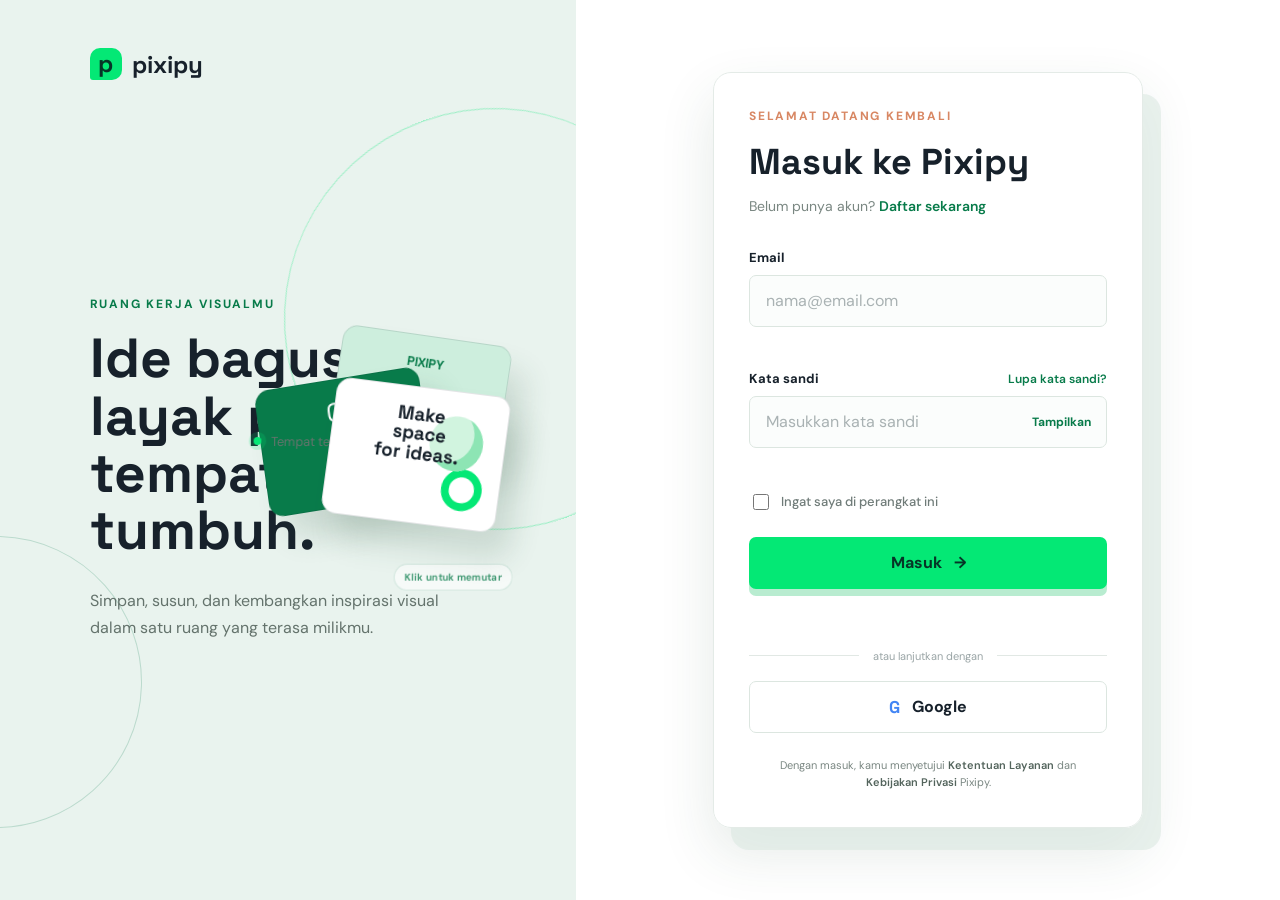
<file: index.html>
<!doctype html>
<html lang="id">
  <head>
    <meta charset="UTF-8" />
    <meta name="viewport" content="width=device-width, initial-scale=1.0" />
    <meta name="theme-color" content="#102a43" />
    <title>Pixipy | Login</title>
    <link rel="preconnect" href="https://fonts.googleapis.com" />
    <link rel="preconnect" href="https://fonts.gstatic.com" crossorigin />
    <link
      href="https://fonts.googleapis.com/css2?family=DM+Sans:wght@400;500;600;700&family=Space+Grotesk:wght@500;600;700&display=swap"
      rel="stylesheet"
    />
    <link rel="stylesheet" href="styles.css?v=5" />
  </head>
  <body>
    <main class="auth-shell">
      <section class="brand-panel" aria-label="Tentang Pixipy">
        <div class="brand-lockup">
          <span class="brand-mark">p</span><span>pixipy</span>
        </div>
        <div class="brand-copy">
          <p class="eyebrow">Ruang kerja visualmu</p>
          <h1>Ide bagus layak punya tempat untuk tumbuh.</h1>
          <p class="lede">
            Simpan, susun, dan kembangkan inspirasi visual dalam satu ruang yang
            terasa milikmu.
          </p>
        </div>
        <button class="visual-stage" id="visual-stage" type="button" aria-label="Putar komposisi visual 3D">
          <div class="visual-card visual-card-back"><span>PIXIPY</span></div>
          <div class="visual-card visual-card-middle"><span>01</span><small>CREATE<br />YOUR<br />FLOW</small></div>
          <div class="visual-card visual-card-front"><span class="visual-orb"></span><strong>Make<br />space<br />for ideas.</strong><i></i></div>
        </div>
        <div class="panel-note">
          <span class="note-dot"></span
          ><span>Tempat tenang untuk mulai berkarya</span>
        </div>
      </section>

      <section class="form-panel" aria-labelledby="login-title">
        <div class="form-wrap">
          <div class="mobile-brand">
            <span class="brand-mark">p</span><span>pixipy</span>
          </div>
          <div class="form-heading">
            <p class="eyebrow">Selamat datang kembali</p>
            <h2 id="login-title">Masuk ke Pixipy</h2>
            <p>
              Belum punya akun? <a href="#" id="signup-link">Daftar sekarang</a>
            </p>
          </div>

          <form id="login-form" novalidate>
            <div class="field-group">
              <label for="email">Email</label>
              <input
                id="email"
                name="email"
                type="email"
                autocomplete="email"
                placeholder="nama@email.com"
                required
              />
              <span class="field-error" id="email-error"></span>
            </div>
            <div class="field-group">
              <div class="label-row">
                <label for="password">Kata sandi</label
                ><a href="#" id="forgot-link">Lupa kata sandi?</a>
              </div>
              <div class="password-wrap">
                <input
                  id="password"
                  name="password"
                  type="password"
                  autocomplete="current-password"
                  placeholder="Masukkan kata sandi"
                  minlength="6"
                  required
                />
                <button
                  class="icon-button"
                  id="password-toggle"
                  type="button"
                  aria-label="Tampilkan kata sandi"
                  title="Tampilkan kata sandi"
                >
                  Tampilkan
                </button>
              </div>
              <span class="field-error" id="password-error"></span>
            </div>
            <label class="checkbox-row"
              ><input type="checkbox" id="remember" />
              <span>Ingat saya di perangkat ini</span></label
            >
            <button class="submit-button" type="submit">
              <span>Masuk</span><span aria-hidden="true">&#8594;</span>
            </button>
            <p
              class="form-status"
              id="form-status"
              role="status"
              aria-live="polite"
            ></p>
          </form>

          <div class="divider"><span>atau lanjutkan dengan</span></div>
          <button class="social-button" type="button" id="google-button">
            <span class="google-icon">G</span><span>Google</span>
          </button>
          <p class="legal">
            Dengan masuk, kamu menyetujui <a href="#">Ketentuan Layanan</a> dan
            <a href="#">Kebijakan Privasi</a> Pixipy.
          </p>
        </div>
      </section>
    </main>
    <script src="app.js?v=5"></script>
  </body>
</html>
</file>
<file: styles.css>
:root {
    font-family: "DM Sans", sans-serif;
    color: #172b3a;
    background: #f4f1eb;
    font-synthesis: none;
    --ink: #172b3a;
    --muted: #71808a;
    --line: #dbe1df;
    --accent: #e46b4f;
    --accent-dark: #c6533b;
}

* {
    box-sizing: border-box;
}

body {
    margin: 0;
    min-width: 320px;
    background: #f4f1eb;
}

button,
input {
    font: inherit;
}

button,
a {
    -webkit-tap-highlight-color: transparent;
}

a {
    color: var(--accent-dark);
    font-weight: 600;
    text-decoration: none;
}

a:hover {
    text-decoration: underline;
}

.auth-shell {
    display: grid;
    min-height: 100vh;
    grid-template-columns: minmax(340px, 0.9fr) minmax(440px, 1.1fr);
}

.brand-panel {
    position: relative;
    display: flex;
    flex-direction: column;
    justify-content: space-between;
    overflow: hidden;
    padding: 48px clamp(36px, 7vw, 112px) 42px;
    color: #f9f5ec;
    background: #123b46;
}

.brand-panel::before,
.brand-panel::after {
    position: absolute;
    content: "";
    border: 1px solid rgba(243, 190, 106, .45);
    border-radius: 50%;
    transform: rotate(-20deg);
}

.brand-panel::before {
    width: 440px;
    height: 440px;
    right: -180px;
    top: 17%;
}

.brand-panel::after {
    width: 300px;
    height: 300px;
    left: -180px;
    bottom: 7%;
    border-color: rgba(228, 107, 79, .55);
}

.brand-lockup,
.mobile-brand {
    position: relative;
    z-index: 1;
    display: flex;
    align-items: center;
    gap: 10px;
    font-family: "Space Grotesk", sans-serif;
    font-size: 24px;
    font-weight: 700;
    letter-spacing: 0;
}

.brand-mark {
    display: grid;
    place-items: center;
    width: 32px;
    height: 32px;
    border-radius: 10px 10px 10px 3px;
    color: #123b46;
    background: #f3be6a;
    font-size: 24px;
    line-height: 1;
}

.brand-copy {
    position: relative;
    z-index: 1;
    max-width: 480px;
    margin: auto 0;
}

.eyebrow {
    margin: 0 0 18px;
    color: #d88763;
    font-size: 12px;
    font-weight: 700;
    letter-spacing: 1.8px;
    text-transform: uppercase;
}

.brand-panel .eyebrow {
    color: #f3be6a;
}

h1,
h2 {
    margin: 0;
    font-family: "Space Grotesk", sans-serif;
    letter-spacing: 0;
}

h1 {
    max-width: 560px;
    font-size: clamp(40px, 4.3vw, 65px);
    line-height: 1.04;
}

.lede {
    max-width: 410px;
    margin: 28px 0 0;
    color: #b9c9c6;
    font-size: 16px;
    line-height: 1.7;
}

.panel-note {
    position: relative;
    z-index: 1;
    display: flex;
    align-items: center;
    gap: 10px;
    color: #b9c9c6;
    font-size: 13px;
}

.note-dot {
    width: 8px;
    height: 8px;
    border-radius: 50%;
    background: #f3be6a;
    box-shadow: 0 0 0 5px rgba(243, 190, 106, .16);
}

.form-panel {
    display: grid;
    place-items: center;
    padding: 42px 7vw;
    background: #fbfaf7;
}

.form-wrap {
    width: min(100%, 430px);
}

.mobile-brand {
    display: none;
    color: var(--ink);
}

.form-heading {
    margin-bottom: 34px;
}

.form-heading h2 {
    font-size: 36px;
    line-height: 1.15;
}

.form-heading>p:last-child {
    margin: 13px 0 0;
    color: var(--muted);
    font-size: 14px;
}

.field-group {
    margin-bottom: 22px;
}

label {
    display: block;
    margin-bottom: 9px;
    color: var(--ink);
    font-size: 13px;
    font-weight: 700;
}

.label-row {
    display: flex;
    align-items: baseline;
    justify-content: space-between;
}

.label-row a {
    font-size: 12px;
}

input[type="email"],
input[type="password"] {
    width: 100%;
    height: 52px;
    padding: 0 16px;
    border: 1px solid var(--line);
    border-radius: 7px;
    outline: none;
    color: var(--ink);
    background: #fff;
    transition: border-color .2s, box-shadow .2s;
}

input::placeholder {
    color: #a9b2b3;
}

input:focus {
    border-color: var(--accent);
    box-shadow: 0 0 0 4px rgba(228, 107, 79, .12);
}

.password-wrap {
    position: relative;
}

.password-wrap input {
    padding-right: 90px;
}

.icon-button {
    position: absolute;
    right: 12px;
    top: 50%;
    padding: 4px;
    border: 0;
    color: var(--accent-dark);
    background: transparent;
    cursor: pointer;
    font-size: 12px;
    font-weight: 700;
    transform: translateY(-50%);
}

.checkbox-row {
    display: flex;
    align-items: center;
    gap: 9px;
    margin: 1px 0 24px;
    color: var(--muted);
    font-size: 13px;
    font-weight: 500;
    cursor: pointer;
}

.checkbox-row input {
    width: 16px;
    height: 16px;
    accent-color: var(--accent);
}

.submit-button,
.social-button {
    display: flex;
    align-items: center;
    justify-content: center;
    gap: 12px;
    width: 100%;
    height: 52px;
    border-radius: 7px;
    cursor: pointer;
    font-weight: 700;
}

.submit-button {
    border: 0;
    color: white;
    background: var(--accent);
    transition: background .2s, transform .2s;
}

.submit-button:hover {
    background: var(--accent-dark);
    transform: translateY(-1px);
}

.form-status {
    min-height: 20px;
    margin: 12px 0 0;
    text-align: center;
    color: #27806c;
    font-size: 13px;
}

.form-status.error {
    color: #b7463c;
}

.divider {
    display: flex;
    align-items: center;
    gap: 14px;
    margin: 28px 0 18px;
    color: #9aa5a6;
    font-size: 11px;
}

.divider::before,
.divider::after {
    flex: 1;
    height: 1px;
    content: "";
    background: var(--line);
}

.social-button {
    border: 1px solid var(--line);
    color: var(--ink);
    background: #fff;
    transition: background .2s;
}

.social-button:hover {
    background: #f3f5f2;
}

.google-icon {
    color: #4285f4;
    font-family: "Space Grotesk", sans-serif;
    font-size: 17px;
    font-weight: 700;
}

.legal {
    margin: 24px auto 0;
    max-width: 340px;
    color: #9aa5a6;
    text-align: center;
    font-size: 11px;
    line-height: 1.6;
}

.legal a {
    color: #657579;
}

.field-error {
    display: block;
    min-height: 16px;
    margin-top: 5px;
    color: #b7463c;
    font-size: 11px;
}

.invalid {
    border-color: #d45c4c !important;
}

@media (max-width: 760px) {
    .auth-shell {
        display: block;
    }

    .brand-panel {
        min-height: 260px;
        padding: 28px 24px;
    }

    .brand-copy {
        margin: 42px 0 0;
    }

    .brand-copy h1 {
        font-size: 34px;
    }

    .lede {
        display: none;
    }

    .panel-note {
        display: none;
    }

    .brand-panel::before {
        width: 280px;
        height: 280px;
        right: -130px;
        top: 8%;
    }

    .form-panel {
        padding: 34px 24px 42px;
    }

    .mobile-brand {
        display: flex;
        margin-bottom: 42px;
    }

    .form-heading h2 {
        font-size: 32px;
    }
}

/* Reference theme and lightweight 3D composition. */
:root { --ink: #17212b; --muted: #6f7b78; --line: #e1e8e4; --accent: #04e875; --accent-dark: #087b4a; }
body { color: var(--ink); background: #f5f7f6; }
a { color: var(--accent-dark); }
.auth-shell { perspective: 1400px; }
.brand-panel { color: #17212b; background: #e9f3ee; isolation: isolate; }
.brand-panel::before { width: 420px; height: 420px; right: -130px; top: 12%; border-color: rgba(4, 232, 117, .35); transform: rotate(-20deg) translateZ(-80px); }
.brand-panel::after { width: 290px; height: 290px; left: -150px; bottom: 8%; border-color: rgba(8, 123, 74, .2); }
.brand-panel .brand-lockup { color: #17212b; }.brand-mark { color: #063527; background: var(--accent); }.brand-panel .eyebrow { color: #087b4a; }.brand-panel h1 { color: #17212b; }.lede, .panel-note { color: #64736c; }.note-dot { background: var(--accent); box-shadow: 0 0 0 5px rgba(4, 232, 117, .18); }
.form-panel { background: #fff; }.form-wrap { padding: 35px; border: 1px solid #e4ebe7; border-radius: 18px; background: rgba(255, 255, 255, .9); box-shadow: 18px 22px 0 rgba(217, 232, 224, .55), 0 24px 55px rgba(45, 79, 61, .12); transform: translateZ(18px); }.form-heading h2 { color: #17212b; }.form-heading > p:last-child, .legal { color: #7a8782; }label { color: #17212b; }input[type="email"], input[type="password"] { border-color: #dce6e0; background: #fbfdfc; }input:focus { border-color: var(--accent); box-shadow: 0 0 0 4px rgba(4, 232, 117, .14); }.icon-button { color: var(--accent-dark); }.checkbox-row { color: #6f7b78; }.submit-button { color: #063527; background: var(--accent); box-shadow: 0 7px 0 #b8ecd0; }.submit-button:hover { background: #00d76b; }.social-button { border-color: #dce6e0; color: #17212b; background: #fff; }.social-button:hover { background: #f1f8f4; }.form-status { color: #087b4a; }.legal a { color: #53645c; }
.visual-stage { position: absolute; z-index: 0; top: 49%; right: 8%; width: 280px; height: 250px; transform: translateY(-50%) rotateY(-13deg) rotateX(4deg); transform-style: preserve-3d; pointer-events: none; }.visual-card { position: absolute; display: flex; flex-direction: column; justify-content: space-between; overflow: hidden; border: 1px solid rgba(23, 33, 43, .12); border-radius: 15px; box-shadow: 18px 24px 30px rgba(44, 87, 65, .16); transform-style: preserve-3d; }.visual-card-back { width: 175px; height: 118px; top: 15px; left: 70px; padding: 18px; color: #087b4a; background: #cdeedd; transform: translateZ(-55px) rotate(8deg); font-family: "Space Grotesk", sans-serif; font-size: 13px; font-weight: 700; }.visual-card-middle { width: 170px; height: 128px; top: 62px; left: 8px; padding: 15px; color: #fff; background: #087b4a; transform: translateZ(0) rotate(-9deg); }.visual-card-middle span { font-family: "Space Grotesk", sans-serif; font-size: 26px; }.visual-card-middle small { align-self: end; font-size: 9px; font-weight: 700; letter-spacing: 1px; }.visual-card-front { width: 180px; height: 137px; top: 75px; right: 8px; padding: 17px; color: #17212b; background: #fff; transform: translateZ(65px) rotate(7deg); }.visual-card-front strong { position: relative; z-index: 1; font-family: "Space Grotesk", sans-serif; font-size: 19px; line-height: 1.02; }.visual-card-front i { width: 42px; height: 42px; border: 8px solid var(--accent); border-radius: 50%; align-self: end; }.visual-orb { position: absolute; right: 22px; top: 24px; width: 55px; height: 55px; border-radius: 50%; background: #d1f4df; box-shadow: inset -10px -8px 0 #8de5b4; }
@media (max-width: 760px) { .form-wrap { padding: 25px; box-shadow: 10px 12px 0 rgba(217, 232, 224, .55), 0 16px 35px rgba(45, 79, 61, .1); }.visual-stage { top: 58%; right: -35px; width: 220px; height: 175px; transform: translateY(-50%) scale(.72) rotateY(-10deg); }.brand-copy { max-width: 62%; }.brand-panel .lede { display: none; } }
.visual-stage { --tilt-x: 0deg; --tilt-y: 0deg; z-index: 2; padding: 0; border: 0; background: transparent; cursor: pointer; pointer-events: auto; transform: translateY(-50%) rotateY(calc(-13deg + var(--tilt-y))) rotateX(calc(4deg + var(--tilt-x))); transition: transform .35s cubic-bezier(.2, .8, .2, 1); animation: stage-float 5s ease-in-out infinite; }
.visual-stage::after { position: absolute; right: 12px; bottom: -25px; padding: 6px 10px; border: 1px solid rgba(8, 123, 74, .2); border-radius: 20px; color: #087b4a; background: rgba(255, 255, 255, .78); content: "Klik untuk memutar"; font-size: 10px; font-weight: 700; letter-spacing: .3px; opacity: .75; transition: opacity .25s, transform .25s; }.visual-stage:hover::after, .visual-stage.is-active::after { opacity: 1; transform: translateY(-3px); }.visual-stage.is-active { transform: translateY(-50%) scale(1.06) rotateY(calc(4deg + var(--tilt-y))) rotateX(calc(-4deg + var(--tilt-x))); }
.visual-stage:focus-visible { outline: 3px solid #04e875; outline-offset: 8px; }.visual-stage:hover { animation-play-state: paused; }.visual-card { transition: transform .6s cubic-bezier(.2, .8, .2, 1), box-shadow .6s ease; }.visual-stage.is-active .visual-card-back { transform: translateZ(-20px) translateX(68px) rotate(13deg); }.visual-stage.is-active .visual-card-middle { transform: translateZ(35px) translateX(-48px) rotate(-15deg); }.visual-stage.is-active .visual-card-front { transform: translateZ(95px) translateY(-12px) rotate(1deg); box-shadow: 24px 32px 40px rgba(44, 87, 65, .23); }.visual-stage.is-active .visual-orb { animation: orb-pulse 1.4s ease-in-out infinite alternate; }
@keyframes stage-float { 0%, 100% { margin-top: 0; } 50% { margin-top: -8px; } } @keyframes orb-pulse { from { transform: scale(.92); } to { transform: scale(1.12); } }
@media (prefers-reduced-motion: reduce) { .visual-stage, .visual-card, .visual-orb { animation: none; transition: none; } }
@media (max-width: 760px) { .visual-stage { transform: translateY(-50%) scale(.72) rotateY(calc(-10deg + var(--tilt-y))) rotateX(var(--tilt-x)); } .visual-stage.is-active .visual-card-back { transform: translateZ(-20px) translateX(42px) rotate(13deg); } .visual-stage.is-active .visual-card-middle { transform: translateZ(30px) translateX(-30px) rotate(-15deg); } }
html { scroll-behavior: smooth; } .auth-shell, .brand-panel, .form-panel, .form-wrap, .submit-button, .social-button, input { transition: background-color .35s ease, color .35s ease, border-color .35s ease, box-shadow .35s ease, transform .35s cubic-bezier(.2, .8, .2, 1); }.form-wrap:hover { transform: translateZ(24px) translateY(-2px); }.submit-button:active, .social-button:active { transform: translateY(2px); }.visual-card { will-change: transform; }.visual-stage:active { cursor: grabbing; }
</file>
<file: dashboard.css>
:root { font-family: "DM Sans", sans-serif; color: #172b3a; background: #f6f5f1; --ink: #172b3a; --muted: #77858b; --line: #e2e5e1; --coral: #e46b4f; }
* { box-sizing: border-box; } body { margin: 0; min-width: 320px; background: #f6f5f1; } button, a { font: inherit; } a { color: inherit; text-decoration: none; }
.app-layout { display: flex; min-height: 100vh; }.sidebar { display: flex; position: fixed; inset: 0 auto 0 0; z-index: 2; flex-direction: column; width: 244px; height: 100vh; overflow-y: auto; padding: 34px 18px 20px; background: #eef2f8; color: var(--ink); }.brand-lockup { display: flex; align-items: center; gap: 10px; margin: 0 13px 38px; color: var(--ink); font-family: "Space Grotesk", sans-serif; font-size: 23px; font-weight: 700; }.brand-mark { display: grid; place-items: center; width: 31px; height: 31px; border-radius: 10px 10px 10px 3px; color: #123b46; background: #21ed7b; font-size: 23px; line-height: 1; }.nav-item { display: flex; align-items: center; gap: 13px; min-height: 48px; padding: 12px 14px; border-radius: 7px; color: var(--ink); font-size: 14px; font-weight: 600; }.nav-item + .nav-item { margin-top: 5px; }.nav-item.active, .nav-item:hover { color: var(--ink); background: #21ed7b; }.nav-icon { width: 18px; text-align: center; font-size: 19px; }.sidebar-bottom { margin-top: auto; border-top: 1px solid #dce2eb; padding-top: 13px; }.logout-button { display: flex; gap: 12px; align-items: center; width: 100%; padding: 10px 14px; border: 0; color: var(--muted); background: transparent; cursor: pointer; font-size: 13px; font-weight: 600; text-align: left; }.sidebar-footer { padding-top: 15px; color: #7167aa; text-align: center; font-size: 11px; line-height: 1.55; }.sidebar-footer span { color: var(--muted); }.main-content { width: calc(100% - 244px); margin-left: 244px; padding: 0 clamp(28px, 5vw, 78px) 55px; }.topbar { display: flex; justify-content: flex-end; align-items: center; min-height: 92px; border-bottom: 1px solid var(--line); }.profile-button { display: flex; align-items: center; gap: 10px; border: 0; color: var(--ink); background: transparent; cursor: pointer; font-size: 13px; font-weight: 700; }.avatar { display: grid; place-items: center; width: 34px; height: 34px; border-radius: 50%; color: #fff; background: var(--coral); font-family: "Space Grotesk", sans-serif; }.chevron { margin-left: 4px; color: var(--muted); font-size: 18px; }.mobile-brand { display: none; }.welcome-section { display: flex; justify-content: space-between; align-items: end; gap: 20px; padding: 54px 0 43px; }.eyebrow { margin: 0 0 10px; color: #bd684f; font-size: 11px; font-weight: 700; letter-spacing: 1.6px; text-transform: uppercase; }.welcome-section h1 { margin: 0; font-family: "Space Grotesk", sans-serif; font-size: clamp(30px, 4vw, 48px); line-height: 1.1; }.subtitle { margin: 14px 0 0; color: var(--muted); font-size: 15px; }.primary-button { display: flex; align-items: center; gap: 9px; height: 45px; padding: 0 17px; border: 0; border-radius: 6px; color: white; background: var(--coral); cursor: pointer; font-size: 13px; font-weight: 700; }.primary-button span { font-size: 21px; font-weight: 400; }.primary-button:hover { background: #c6533b; }.stats-grid { display: grid; grid-template-columns: repeat(3, 1fr); gap: 17px; }.stat-card { position: relative; min-height: 144px; overflow: hidden; padding: 22px 23px; border-radius: 8px; color: #fff; }.stat-card::after { position: absolute; right: -25px; bottom: -50px; width: 150px; height: 150px; border: 1px solid rgba(255,255,255,.35); border-radius: 50%; content: ""; }.stat-card.coral { background: #d96a51; }.stat-card.gold { background: #c99b45; }.stat-card.green { background: #588575; }.stat-label { display: block; margin-bottom: 14px; font-size: 12px; opacity: .85; }.stat-card strong { display: block; font-family: "Space Grotesk", sans-serif; font-size: 35px; line-height: 1; }.stat-meta { display: block; margin-top: 12px; font-size: 11px; opacity: .8; }.content-grid { display: grid; grid-template-columns: minmax(0, 1.55fr) minmax(280px, .8fr); gap: 44px; margin-top: 58px; }.section-heading { display: flex; align-items: end; justify-content: space-between; gap: 15px; margin-bottom: 21px; }.section-heading h2 { font-family: "Space Grotesk", sans-serif; font-size: 23px; }.section-heading a { color: #bd684f; font-size: 12px; font-weight: 700; white-space: nowrap; }.section-heading a span { font-size: 16px; }.collection-grid { display: grid; grid-template-columns: repeat(3, 1fr); gap: 14px; }.collection-card { overflow: hidden; border: 1px solid var(--line); border-radius: 7px; background: #fff; }.collection-art { display: grid; place-items: center; aspect-ratio: 1.2; font-size: 48px; }.art-one { color: #f9d59c; background: #bd684f; }.art-two { color: #e2d39d; background: #75845a; }.art-three { color: #b9d7d5; background: #487986; }.collection-info { padding: 14px 14px 16px; }.collection-info h3 { margin: 0; font-size: 14px; }.collection-info p { margin: 7px 0 0; color: var(--muted); font-size: 11px; }.activity-panel { padding-left: 4px; }.activity-count { padding: 5px 8px; border-radius: 4px; color: #bd684f; background: #f5e2dd; font-size: 10px; font-weight: 700; }.activity-list { border-top: 1px solid var(--line); }.activity-item { display: flex; gap: 13px; padding: 18px 0; border-bottom: 1px solid var(--line); }.activity-symbol { display: grid; flex: 0 0 31px; place-items: center; width: 31px; height: 31px; border-radius: 50%; font-size: 17px; }.coral-symbol { color: #bd684f; background: #f5e2dd; }.gold-symbol { color: #9c762a; background: #f4ead1; }.blue-symbol { color: #487986; background: #dceced; }.activity-item p { margin: 0; color: var(--muted); font-size: 12px; line-height: 1.45; }.activity-item b { color: var(--ink); font-weight: 700; }.activity-item small { display: block; margin-top: 5px; color: #a6afb0; font-size: 10px; }.voucher-item { margin-top: 18px !important; }
.module-view { display: none; }.module-view.active-view { display: block; }.module-header { display: flex; align-items: end; justify-content: space-between; gap: 20px; padding: 54px 0 42px; }.module-header h1 { margin: 0; font-family: "Space Grotesk", sans-serif; font-size: clamp(32px, 4vw, 48px); }.kiosk-grid { display: grid; grid-template-columns: repeat(3, 1fr); gap: 17px; }.kiosk-card { padding: 18px; border: 1px solid var(--line); border-radius: 8px; background: #fff; }.kiosk-top { display: grid; grid-template-columns: auto 1fr; column-gap: 7px; align-items: center; color: #75858a; font-size: 10px; font-weight: 700; letter-spacing: .7px; }.kiosk-top strong { grid-column: 1 / -1; margin-top: 12px; color: var(--ink); font-size: 16px; letter-spacing: 0; }.status-dot { width: 7px; height: 7px; border-radius: 50%; }.online { background: #4f9b78; }.offline { background: #bd684f; }.kiosk-screen { display: grid; place-items: center; aspect-ratio: 1.45; margin: 17px 0; border-radius: 5px; text-align: center; font-family: "Space Grotesk", sans-serif; font-size: 22px; font-weight: 600; line-height: 1.05; }.screen-sand { color: #34555a; background: #e9d7ad; }.screen-coral { color: #ffe8c1; background: #bd684f; }.screen-blue { color: #cfe1df; background: #487986; }.kiosk-meta { display: flex; justify-content: space-between; color: var(--muted); font-size: 11px; }.kiosk-meta b { color: var(--ink); }.transaction-summary { display: grid; grid-template-columns: repeat(3, 1fr); gap: 17px; }.transaction-summary article { padding: 21px 22px; border-left: 4px solid var(--coral); background: #fff; }.transaction-summary article:nth-child(2) { border-color: #c99b45; }.transaction-summary article:nth-child(3) { border-color: #588575; }.transaction-summary span, .transaction-summary small { display: block; color: var(--muted); font-size: 11px; }.transaction-summary strong { display: block; margin: 12px 0 8px; font-family: "Space Grotesk", sans-serif; font-size: 24px; }.transaction-summary small { color: #588575; }.transaction-table-wrap { margin-top: 42px; overflow: hidden; border: 1px solid var(--line); border-radius: 8px; background: #fff; }.table-heading { display: flex; align-items: center; justify-content: space-between; padding: 20px 22px; border-bottom: 1px solid var(--line); }.table-heading h2 { font-family: "Space Grotesk", sans-serif; font-size: 20px; }.filter-button { padding: 8px 10px; border: 1px solid var(--line); border-radius: 5px; color: var(--muted); background: #fff; cursor: pointer; font-size: 11px; }.transaction-table { overflow-x: auto; }.table-row { display: grid; grid-template-columns: 1.1fr 1.4fr 1.1fr 1.1fr .8fr; min-width: 620px; gap: 12px; align-items: center; padding: 16px 22px; border-bottom: 1px solid var(--line); color: var(--muted); font-size: 12px; }.table-row:last-child { border-bottom: 0; }.table-row strong { color: var(--ink); }.table-head { color: #99a4a5; background: #fafaf7; font-size: 10px; font-weight: 700; text-transform: uppercase; }.table-row em { width: max-content; padding: 5px 8px; border-radius: 4px; font-size: 10px; font-style: normal; font-weight: 700; }.paid { color: #4b896e; background: #e4f1e9; }.pending { color: #9c762a; background: #f5ecd4; }
@media (max-width: 900px) { .sidebar { width: 205px; }.main-content { width: calc(100% - 205px); margin-left: 205px; padding-right: 28px; padding-left: 28px; }.content-grid { grid-template-columns: 1fr; gap: 44px; } }
@media (max-width: 650px) { .sidebar { position: static; width: 100%; height: auto; padding: 16px 20px; }.app-layout { display: block; }.sidebar .brand-lockup { margin: 0 0 18px; }.sidebar nav { display: flex; gap: 3px; }.nav-item { flex: 1; justify-content: center; padding: 9px 5px; font-size: 12px; }.nav-icon { display: none; }.sidebar-bottom { display: none; }.main-content { width: 100%; margin: 0; padding: 0 20px 35px; }.topbar { min-height: 70px; justify-content: space-between; }.mobile-brand { display: flex; align-items: center; gap: 8px; font-family: "Space Grotesk", sans-serif; font-size: 20px; font-weight: 700; }.mobile-brand .brand-mark { width: 27px; height: 27px; font-size: 19px; }.profile-button #user-email, .chevron { display: none; }.welcome-section, .module-header { display: block; padding: 40px 0 32px; }.welcome-section h1, .module-header h1 { font-size: 34px; }.primary-button { margin-top: 25px; }.stats-grid, .transaction-summary { grid-template-columns: 1fr; gap: 10px; }.stat-card { min-height: 116px; }.collection-grid, .kiosk-grid { grid-template-columns: 1fr; }.collection-art { aspect-ratio: 2.3; }.content-grid { margin-top: 42px; } }
.module-placeholder { display: grid; place-items: center; min-height: 480px; padding: 30px; border: 1px dashed #cbd5dc; border-radius: 10px; background: #fff; text-align: center; }.module-placeholder h1 { margin: 0; font-family: "Space Grotesk", sans-serif; font-size: clamp(34px, 5vw, 56px); }.module-placeholder p { max-width: 430px; color: var(--muted); line-height: 1.6; }.placeholder-icon { display: grid; place-items: center; width: 55px; height: 55px; margin-bottom: 18px; border-radius: 50%; color: #123b46; background: #21ed7b; font-size: 30px; }.coming-soon { margin-top: 14px; padding: 8px 12px; border-radius: 5px; color: #487986; background: #dceced; font-size: 11px; font-weight: 700; }
.overview-screen { color: #dce5f5; }.overview-screen > * { margin-bottom: 18px; }.overview-heading { display: flex; align-items: center; justify-content: space-between; padding: 18px 0 20px; }.overview-kicker { margin: 0 0 5px; color: #8b9bb7; font-size: 12px; }.overview-heading h1 { margin: 0; color: #f0f4ff; font-family: "Space Grotesk", sans-serif; font-size: 28px; }.overview-heading p:not(.overview-kicker) { margin: 8px 0 0; color: #8492ad; font-size: 13px; }.date-card { display: flex; align-items: center; gap: 12px; padding: 12px 18px; border: 1px solid #25334d; border-radius: 12px; color: #94a3bf; font-size: 12px; }.date-card span { font-size: 22px; }.date-card strong { display: block; margin-top: 4px; color: #edf2ff; font-size: 13px; }.revenue-card, .booth-card, .top-booth-card { border: 1px solid #26344e; border-radius: 15px; background: #0a1222; }.revenue-card { padding: 25px 26px 18px; }.revenue-heading { display: flex; justify-content: space-between; gap: 20px; }.revenue-heading span, .overview-stat-grid span { display: block; color: #8291aa; font-size: 11px; font-weight: 700; }.revenue-heading strong { display: inline-block; margin: 8px 15px 0 0; color: #e7edf9; font-family: "Space Grotesk", sans-serif; font-size: 40px; }.revenue-heading b { display: inline-block; padding: 5px 9px; border-radius: 14px; color: #68f0a0; background: #063c2b; font-size: 11px; }.revenue-heading p { margin: 3px 0 0; color: #dce5f5; font-size: 13px; font-weight: 600; line-height: 1.8; }.revenue-heading p small { color: #8090ac; font-weight: 400; }.period-tabs { display: flex; align-self: flex-start; padding: 4px; border: 1px solid #26344e; border-radius: 22px; }.period-tabs button { padding: 8px 14px; border: 0; border-radius: 18px; color: #8291aa; background: transparent; cursor: pointer; }.period-tabs .selected { color: white; background: #6549f5; }.revenue-chart { position: relative; height: 210px; margin-top: 15px; padding-left: 38px; }.revenue-chart > span { position: absolute; top: 15px; left: 0; color: #7586a4; font-size: 10px; }.revenue-chart svg { width: 100%; height: 100%; overflow: visible; }.chart-fill { fill: rgba(101, 73, 245, .18); }.chart-line { fill: none; stroke: #785cff; stroke-width: 2; }.overview-stat-grid { display: grid; grid-template-columns: repeat(4, 1fr); gap: 13px; }.overview-stat-grid article { position: relative; min-height: 160px; overflow: hidden; padding: 20px 18px; border: 1px solid #26344e; border-radius: 15px; background: #0a1222; }.overview-stat-grid small, .overview-stat-grid em { display: block; margin-top: 11px; color: #8492ad; font-size: 11px; font-style: normal; }.overview-stat-grid strong { display: block; margin-top: 12px; color: #e9effb; font-family: "Space Grotesk", sans-serif; font-size: 29px; }.overview-stat-grid i { position: absolute; right: 18px; bottom: 20px; left: 18px; height: 30px; border-top: 2px solid #735aff; border-radius: 50%; transform: skewY(-5deg); }.overview-stat-grid article:nth-child(2) i { border-color: #27e58b; }.overview-stat-grid article:nth-child(3) i { border-color: #6549f5; }.overview-stat-grid article:nth-child(4) i { border-color: #25d990; }.overview-bottom { display: grid; grid-template-columns: 1.1fr .9fr; gap: 17px; }.booth-card, .top-booth-card { padding: 26px; }.booth-card h2, .top-booth-card h2 { margin: 0; color: #e7edf9; font-family: "Space Grotesk", sans-serif; font-size: 21px; }.booth-card > p, .top-booth-card > p { margin: 10px 0 18px; color: #8492ad; font-size: 13px; }.booth-card input { width: 100%; padding: 14px; border: 0; border-radius: 9px; outline: none; color: #e5ebf8; background: #111b30; }.booth-head, .booth-row { display: flex; justify-content: space-between; gap: 20px; padding: 15px 14px; color: #8291aa; font-size: 12px; }.booth-head { margin-top: 17px; background: #101a2d; font-weight: 700; }.booth-row { color: #d9e2f3; border-bottom: 1px solid #1a2941; }.booth-row strong { white-space: nowrap; }.donut { display: grid; place-items: center; width: 220px; height: 220px; margin: 30px auto 22px; border-radius: 50%; background: conic-gradient(#2d1bc1 0 41%, #5f4cf2 41% 82%, #755cff 82% 100%); }.donut::before { width: 145px; height: 145px; border-radius: 50%; background: #0a1222; content: ""; }.donut > div { position: absolute; display: grid; place-items: center; z-index: 1; }.donut span { color: #8291aa; font-size: 11px; }.donut strong { margin-top: 5px; color: #e8eefb; font-family: "Space Grotesk", sans-serif; font-size: 20px; }.legend span { display: flex; align-items: center; gap: 8px; margin-top: 13px; color: #d9e2f3; font-size: 12px; }.legend i { width: 10px; height: 10px; border-radius: 3px; background: #2d1bc1; }.legend span:nth-child(2) i { background: #5f4cf2; }.legend span:nth-child(3) i { background: #755cff; }.legend b { margin-left: auto; color: #8492ad; font-weight: 400; }
.donut { position: relative; }.main-content { background: #0e1626; }.topbar { border-color: #1d2a40; background: #080d17; }.sidebar { background: #0e1626; color: #e5ecfb; }.brand-lockup, .nav-item { color: #e5ecfb; }.nav-item.active, .nav-item:hover { color: #101a2d; }.sidebar-footer { color: #8e78ff; }.sidebar-footer span, .logout-button { color: #8492ad; }
#overview > .welcome-section, #overview > .stats-grid, #overview > .content-grid { display: none; }
@media (max-width: 900px) { .overview-stat-grid { grid-template-columns: repeat(2, 1fr); }.overview-bottom { grid-template-columns: 1fr; } }
@media (max-width: 650px) { .overview-heading, .revenue-heading { display: block; }.date-card { width: max-content; margin-top: 18px; }.period-tabs { width: max-content; margin-top: 18px; }.revenue-heading strong { font-size: 32px; }.overview-stat-grid { grid-template-columns: 1fr 1fr; gap: 9px; }.overview-stat-grid article { min-height: 140px; padding: 16px 13px; }.booth-card, .top-booth-card, .revenue-card { padding: 18px 15px; } }
.modal-backdrop[hidden] { display: none; }.modal-backdrop { position: fixed; inset: 0; z-index: 10; display: grid; place-items: center; padding: 20px; background: rgba(3, 8, 18, .72); backdrop-filter: blur(6px); }.modal { position: relative; width: min(100%, 400px); padding: 31px; border: 1px solid #30405c; border-radius: 16px; color: #e8eefb; background: #101a2d; box-shadow: 0 24px 80px rgba(0, 0, 0, .35); }.modal-close { position: absolute; top: 14px; right: 16px; border: 0; color: #91a0bb; background: transparent; cursor: pointer; font-size: 25px; line-height: 1; }.modal-icon { display: grid; place-items: center; width: 46px; height: 46px; margin-bottom: 20px; border-radius: 13px 13px 13px 4px; color: #08131e; background: #21ed7b; font-size: 25px; }.modal h2 { margin: 0; font-family: "Space Grotesk", sans-serif; font-size: 25px; }.modal p:not(.eyebrow) { margin: 12px 0 24px; color: #99a8c2; font-size: 14px; line-height: 1.6; }.modal-action { width: 100%; justify-content: center; }.module-loading { display: grid; min-height: 260px; place-items: center; color: #90a0ba; font-size: 14px; }.nav-icon { display: inline-grid; place-items: center; width: 24px; height: 24px; border: 1px solid currentColor; border-radius: 7px; font-size: 14px; line-height: 1; }
.date-card { border: 1px solid #25334d; cursor: pointer; text-align: left; }.date-card:hover { border-color: #21ed7b; background: #101a2d; }.modal-date-input { width: 100%; margin: -8px 0 24px; padding: 12px; border: 1px solid #30405c; border-radius: 8px; color: #e8eefb; background: #0a1222; color-scheme: dark; }

/* Reference theme: light workspace with green actions. */
:root { --ink: #17212b; --muted: #6f7b78; --line: #e4e9e6; --accent: #04e875; }
body { background: #f5f7f6; color: var(--ink); }
.sidebar { background: #fff; color: var(--ink); box-shadow: 1px 0 0 #e7ecea; }
.brand-lockup, .nav-item { color: #17212b; }
.brand-mark { color: #063527; background: #04e875; }
.nav-item.active, .nav-item:hover { color: #063527; background: #04e875; }
.sidebar-bottom { border-color: #edf0ee; }.sidebar-footer { color: #168b5b; }.sidebar-footer span, .logout-button { color: #8a9591; }
.main-content { background: #f5f7f6; }.topbar { border-color: #e7ecea; background: #fff; }.profile-button { color: #17212b; }.avatar { background: #087b4a; }
.primary-button { color: #063527; background: #04e875; }.primary-button:hover { background: #00ce67; }
.modal-backdrop { background: rgba(20, 31, 27, .42); }.modal { border-color: #dce6e0; color: #17212b; background: #fff; box-shadow: 0 24px 80px rgba(28, 55, 42, .18); }.modal-close { color: #74807b; }.modal-icon { color: #063527; background: #04e875; }.modal p:not(.eyebrow) { color: #6f7b78; }.modal-date-input { border-color: #dce6e0; color: #17212b; background: #f7faf8; color-scheme: light; }
.topbar-actions { display: flex; align-items: center; gap: 17px; }.theme-toggle { display: grid; place-items: center; width: 36px; height: 36px; border: 1px solid #dfe8e2; border-radius: 50%; color: #4f5d57; background: #fff; cursor: pointer; font-size: 18px; }.theme-toggle:hover { color: #063527; border-color: #04e875; background: #edfff5; }
.nav-icon { display: grid; place-items: center; width: 25px; height: 25px; border: 0; border-radius: 6px; font-size: 0; }.nav-icon svg { width: 20px; height: 20px; fill: none; stroke: currentColor; stroke-linecap: round; stroke-linejoin: round; stroke-width: 1.7; }.nav-item.active .nav-icon svg { stroke-width: 2; }
body.dark-mode { background: #0e1626; color: #e5ecfb; }.dark-mode .main-content { background: #0e1626; }.dark-mode .topbar { border-color: #1d2a40; background: #080d17; }.dark-mode .theme-toggle { border-color: #30405c; color: #f3c969; background: #101a2d; }.dark-mode .theme-toggle:hover { border-color: #f3c969; background: #18243a; }.dark-mode .modal { border-color: #30405c; color: #e8eefb; background: #101a2d; }.dark-mode .modal p:not(.eyebrow) { color: #99a8c2; }.dark-mode .modal-date-input { border-color: #30405c; color: #e8eefb; background: #0a1222; color-scheme: dark; }.dark-mode .sidebar { background: #0e1626; color: #e5ecfb; box-shadow: none; }.dark-mode .brand-lockup, .dark-mode .nav-item { color: #e5ecfb; }.dark-mode .nav-item.active, .dark-mode .nav-item:hover { color: #101a2d; }
.module-enter { animation: module-enter .42s cubic-bezier(.2, .8, .2, 1) both; transform-origin: 50% 0; }.module-view button, .module-view input { transition: transform .2s ease, box-shadow .2s ease, border-color .2s ease; }.module-view .primary-button:hover, .module-view .filter-button:hover { transform: translateY(-2px); box-shadow: 0 6px 0 rgba(4, 168, 93, .16); }.module-view .stat-card, .module-view .collection-card, .module-view .kiosk-card, .module-view .transaction-summary article, .module-view .booth-card, .module-view .top-booth-card, .module-view .transaction-table-wrap, .module-view .module-placeholder { transition: transform .28s ease, box-shadow .28s ease, border-color .28s ease; }.module-view .stat-card:hover, .module-view .collection-card:hover, .module-view .kiosk-card:hover, .module-view .transaction-summary article:hover, .module-view .booth-card:hover, .module-view .top-booth-card:hover, .module-view .transaction-table-wrap:hover, .module-view .module-placeholder:hover { transform: translateY(-5px) rotateX(1deg); box-shadow: 0 14px 28px rgba(29, 72, 48, .11); border-color: rgba(4, 232, 117, .55); }.module-view .table-row:not(.table-head):hover, .module-view .kiosk-row:hover, .module-view .booth-row:hover { background: rgba(4, 232, 117, .07); transform: translateX(4px); }.module-view .period-tabs button:hover { transform: translateY(-2px); }.module-view .donut { transition: transform .45s ease; }.module-view .top-booth-card:hover .donut { transform: rotate(12deg) scale(1.03); }.dark-mode .module-view .stat-card:hover, .dark-mode .module-view .collection-card:hover, .dark-mode .module-view .kiosk-card:hover, .dark-mode .module-view .transaction-summary article:hover, .dark-mode .module-view .booth-card:hover, .dark-mode .module-view .top-booth-card:hover, .dark-mode .module-view .transaction-table-wrap:hover { box-shadow: 0 14px 28px rgba(0, 0, 0, .28); }.dark-mode .module-view .table-row:not(.table-head):hover, .dark-mode .module-view .kiosk-row:hover, .dark-mode .module-view .booth-row:hover { background: rgba(4, 232, 117, .12); }
@keyframes module-enter { from { opacity: 0; transform: translateY(14px) scale(.985); } to { opacity: 1; transform: translateY(0) scale(1); } }
.module-loading-state { min-height: 420px; opacity: .7; transition: opacity .22s ease; }.module-loading { display: grid; min-height: 420px; place-items: center; color: #6f7b78; font-size: 13px; }.module-loading::after { width: 18px; height: 18px; margin-left: 10px; border: 2px solid #cde9d8; border-top-color: #04a85d; border-radius: 50%; content: ""; animation: loading-spin .8s linear infinite; }.module-enter > * { animation: content-rise .48s cubic-bezier(.2, .8, .2, 1) both; }.module-enter > *:nth-child(2) { animation-delay: .06s; }.module-enter > *:nth-child(3) { animation-delay: .12s; }.module-enter > *:nth-child(4) { animation-delay: .18s; }.module-enter > *:nth-child(5) { animation-delay: .24s; }.module-enter > *:nth-child(6) { animation-delay: .3s; } @keyframes content-rise { from { opacity: 0; transform: translateY(10px); } to { opacity: 1; transform: translateY(0); } } @keyframes loading-spin { to { transform: rotate(360deg); } }
@media (prefers-reduced-motion: reduce) { .module-enter, .module-view *, .module-view *::before, .module-view *::after { animation: none !important; transition: none !important; } }
.app-layout, .sidebar, .main-content, .topbar, .nav-item, .theme-toggle, .profile-button, .modal, .module-view { transition: background-color .35s ease, color .35s ease, border-color .35s ease, box-shadow .35s ease; }.module-enter { will-change: opacity, transform; }.module-view .stat-card, .module-view .collection-card, .module-view .kiosk-card, .module-view .transaction-summary article, .module-view .booth-card, .module-view .top-booth-card, .module-view .transaction-table-wrap { will-change: transform, box-shadow; }.nav-item { transition: transform .22s cubic-bezier(.2, .8, .2, 1), background-color .25s ease, color .25s ease; }.nav-item:hover { transform: translateX(3px); }.primary-button, .filter-button, .period-tabs button { transition: transform .25s cubic-bezier(.2, .8, .2, 1), background-color .25s ease, box-shadow .25s ease; }
</file>
